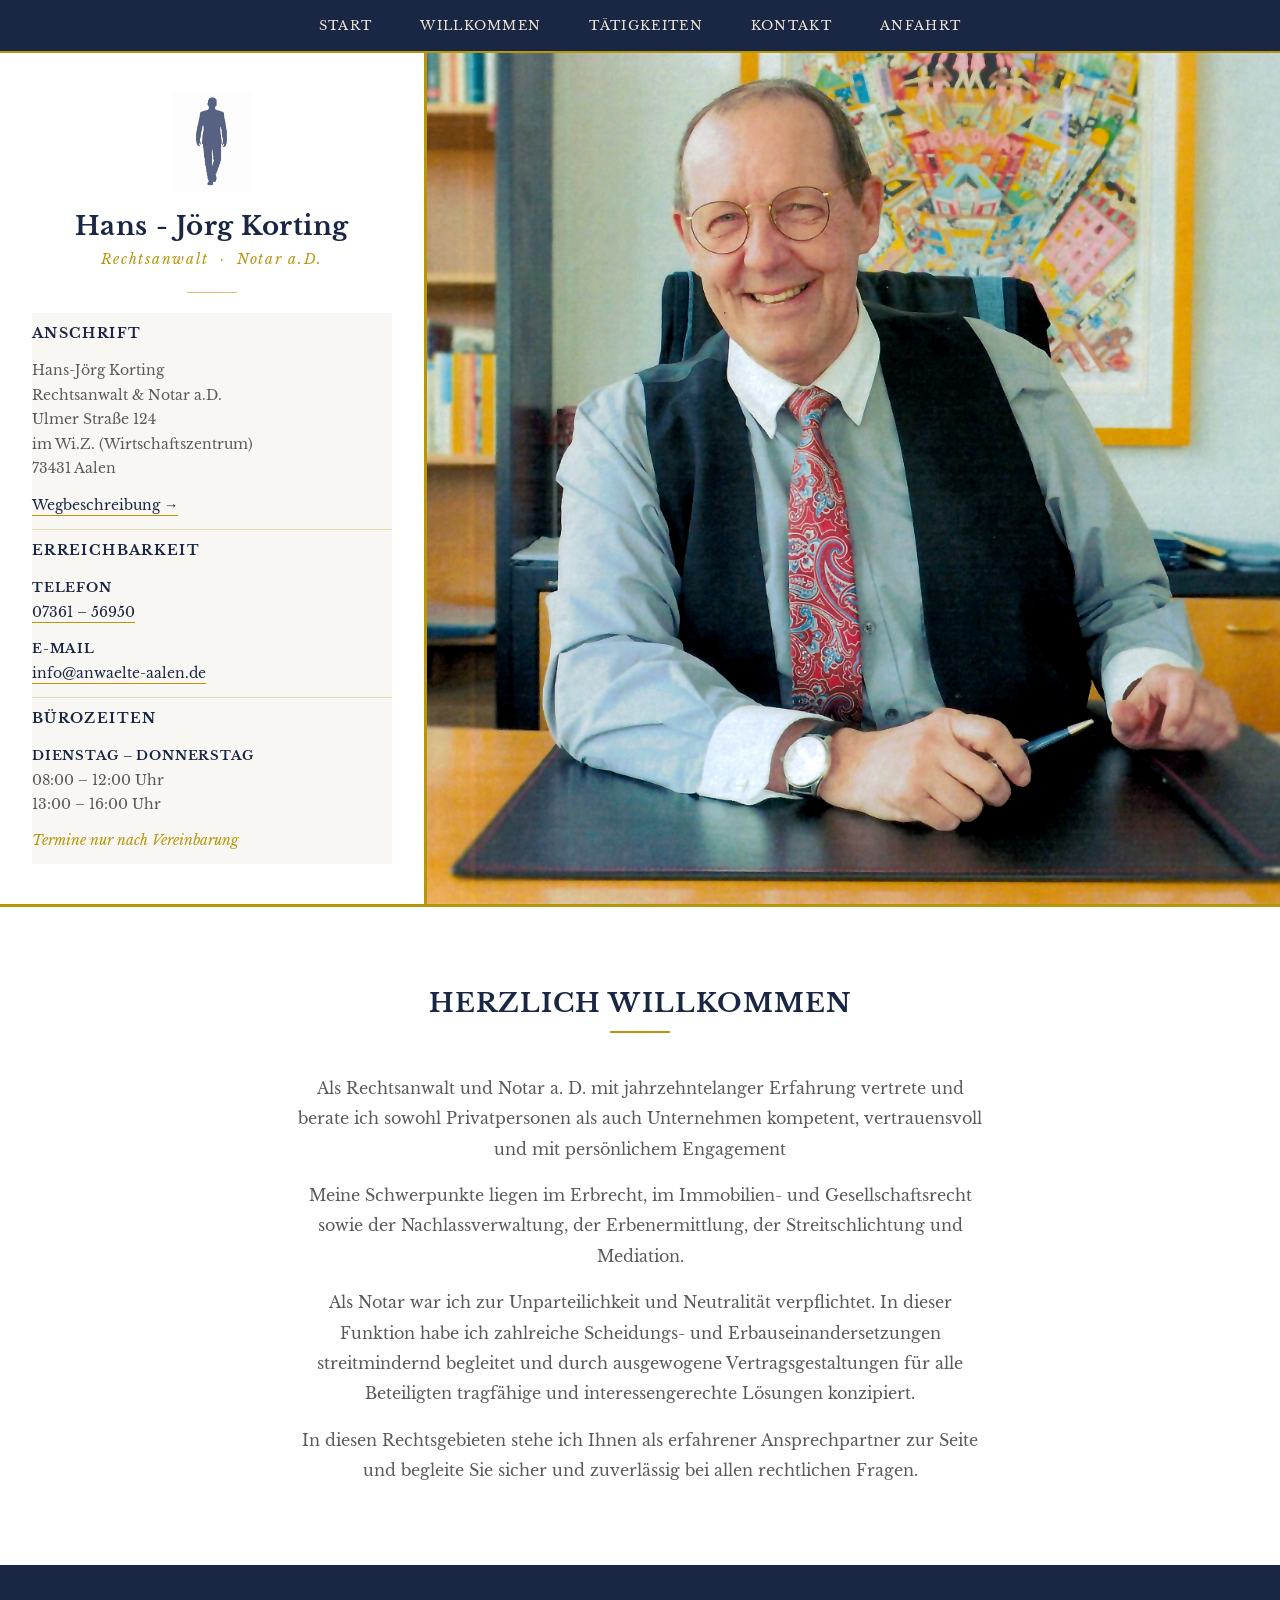
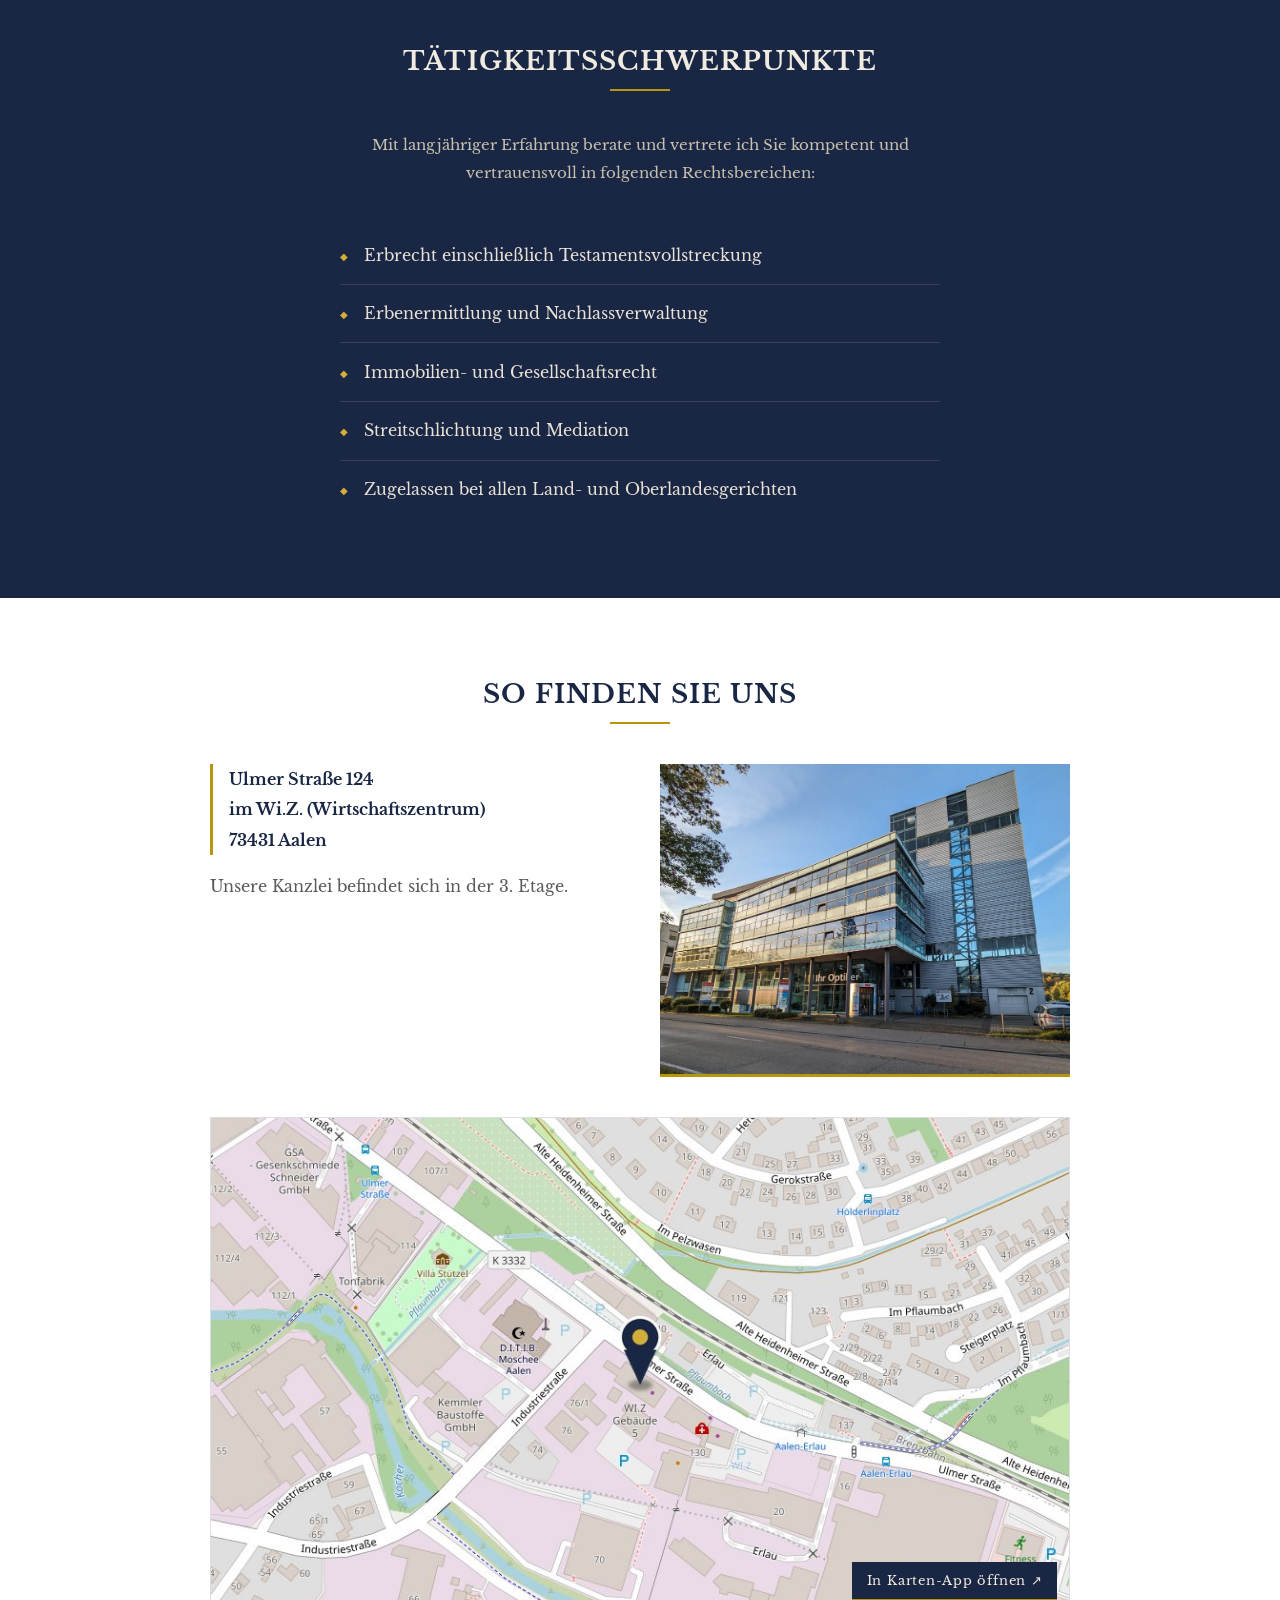
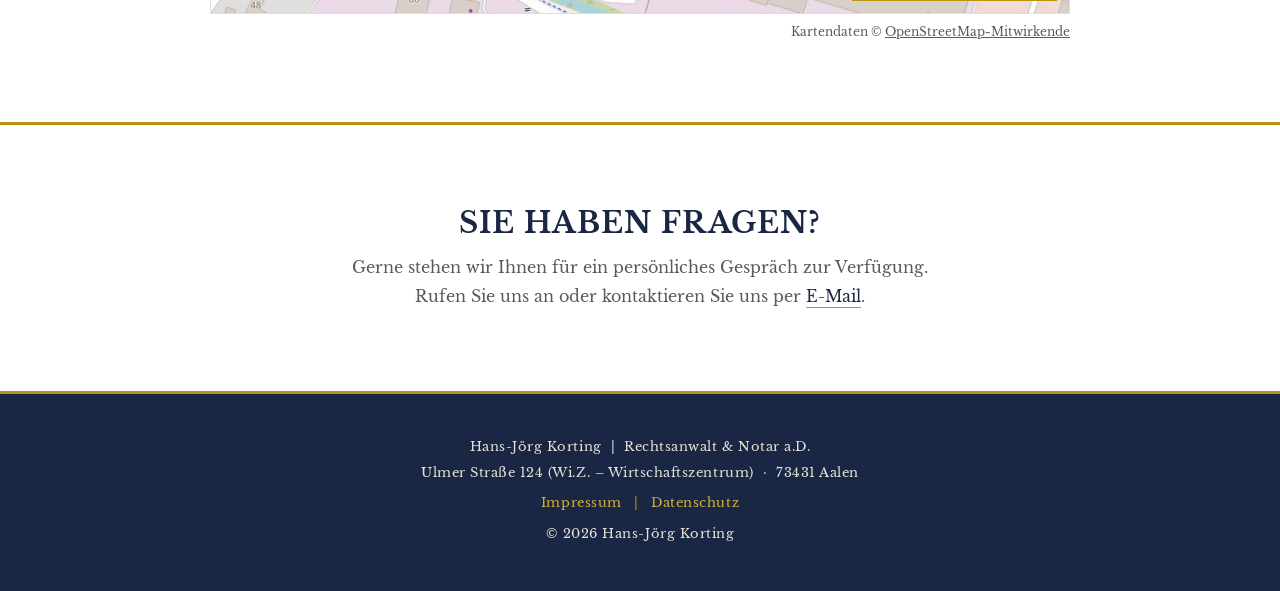
<file: index.html>
<!DOCTYPE html>
<html lang="de">
<head>
  <meta charset="UTF-8">
  <meta name="viewport" content="width=device-width, initial-scale=1.0">
  <title>Hans-Jörg Korting – Rechtsanwalt &amp; Notar a.D., Aalen</title>
  <meta name="description" content="Kanzlei Hans-Jörg Korting, Rechtsanwalt und Notar a.D. in Aalen. Tätigkeitsschwerpunkte: Erbrecht, Erbenermittlung, Mediation, Immobilien- und Gesellschaftsrecht.">
  <meta name="robots" content="index, follow">
  <!-- Open Graph / WhatsApp / Social Media Vorschau -->
  <meta property="og:type" content="website">
  <meta property="og:url" content="https://www.anwaelte-aalen.de/">
  <meta property="og:title" content="Hans-Jörg Korting – Rechtsanwalt &amp; Notar a.D., Aalen">
  <meta property="og:description" content="Kanzlei Hans-Jörg Korting in Aalen. Tätigkeitsschwerpunkte: Erbrecht, Erbenermittlung, Mediation, Immobilien- und Gesellschaftsrecht.">
  <meta property="og:image" content="https://www.anwaelte-aalen.de/images/logo.png">
  <meta property="og:image:width" content="1200">
  <meta property="og:image:height" content="630">
  <meta property="og:locale" content="de_DE">
  <link rel="icon" type="image/png" href="images/logo.png">
  <link rel="stylesheet" href="styles.css">
</head>
<body>

  <!-- =====================================================
       NAVIGATION
  ====================================================== -->
  <nav aria-label="Hauptnavigation">
    <div class="nav-inner">
      <a href="#hero">Start</a>
      <a href="#willkommen">Willkommen</a>
      <a href="#taetigkeiten">Tätigkeiten</a>
      <a href="#kontakt">Kontakt</a>
      <a href="#anfahrt">Anfahrt</a>
    </div>
  </nav>

  <!-- =====================================================
       HERO + PORTRAIT (Grid-Layout)
  ====================================================== -->
  <header id="hero" role="banner">
    <div class="intro-grid">

      <!-- Linke Spalte: Logo, Name, Kontakt-Kästchen -->
      <div class="intro-left">
        <img
          src="images/logo.png"
          alt="Kanzlei Hans-Jörg Korting Logo"
          class="hero-logo"
        >
        <h1 class="hero-name">Hans&nbsp;-&nbsp;Jörg Korting</h1>
        <p class="hero-title">Rechtsanwalt &nbsp;&middot;&nbsp; Notar a.D.</p>
        <span class="hero-divider" aria-hidden="true"></span>

        <div class="intro-cards" id="kontakt">
          <div class="kontakt-card">
            <h3>Anschrift</h3>
            <p>
              Hans-Jörg Korting<br>
              Rechtsanwalt &amp; Notar a.D.<br>
              Ulmer Straße 124<br>
              im Wi.Z. (Wirtschaftszentrum)<br>
              73431 Aalen
            </p>
            <p>
              <a href="#anfahrt">Wegbeschreibung &rarr;</a>
            </p>
          </div>
          <div class="kontakt-card">
            <h3>Erreichbarkeit</h3>
            <p>
              <span class="kontakt-label">Telefon</span><br>
              <a href="tel:+4973615695">07361 &ndash; 56950</a>
            </p>
            <p>
              <span class="kontakt-label">E-Mail</span><br>
              <a href="mailto:info@anwaelte-aalen.de">info@anwaelte-aalen.de</a>
            </p>
          </div>
          <div class="kontakt-card">
            <h3>Bürozeiten</h3>
            <p>
              <span class="kontakt-label">Dienstag &ndash; Donnerstag</span><br>
              08:00 &ndash; 12:00 Uhr<br>
              13:00 &ndash; 16:00 Uhr
            </p>
            <p class="kontakt-hinweis">Termine nur nach Vereinbarung</p>
          </div>
        </div>
      </div>

      <!-- Rechte Spalte: Portrait -->
      <div class="intro-right">
        <img
          src="images/portrait.jpg"
          alt="Hans-Jörg Korting, Rechtsanwalt und Notar a.D."
          class="portrait-img"
        >
      </div>

    </div>
  </header>



  <!-- =====================================================
       WILLKOMMEN
  ====================================================== -->
  <section id="willkommen" aria-labelledby="willkommen-heading">
    <div class="section-inner willkommen-inner">
      <h2 id="willkommen-heading" class="section-title">Herzlich Willkommen</h2>
      <p>
        Als Rechtsanwalt und Notar a. D. mit jahrzehntelanger Erfahrung vertrete und
        berate ich sowohl Privatpersonen als auch Unternehmen kompetent,
        vertrauensvoll und mit persönlichem Engagement
      </p>
      <p>
        Meine Schwerpunkte liegen im Erbrecht, im Immobilien- und Gesellschaftsrecht
        sowie der Nachlassverwaltung, der Erbenermittlung, der Streitschlichtung und
        Mediation.
      </p>
      <p>
        Als Notar war ich zur Unparteilichkeit und Neutralität verpflichtet. In dieser
        Funktion habe ich zahlreiche Scheidungs- und Erbauseinandersetzungen
        streitmindernd begleitet und durch ausgewogene Vertragsgestaltungen für alle
        Beteiligten tragfähige und interessengerechte Lösungen konzipiert.
      </p>
      <p>
        In diesen Rechtsgebieten stehe ich Ihnen als erfahrener Ansprechpartner zur
        Seite und begleite Sie sicher und zuverlässig bei allen rechtlichen Fragen.
      </p>
    </div>
  </section>

  <!-- =====================================================
       TÄTIGKEITSSCHWERPUNKTE
  ====================================================== -->
  <section id="taetigkeiten" aria-labelledby="taetigkeiten-heading">
    <div class="section-inner">
      <h2 id="taetigkeiten-heading" class="section-title">Tätigkeits&shy;schwerpunkte</h2>
      <p class="intro-text">
        Mit langjähriger Erfahrung berate und vertrete ich Sie kompetent und
        vertrauensvoll in folgenden Rechtsbereichen:
      </p>
      <ul class="taetigkeiten-liste">
        <li>Erbrecht einschließlich Testamentsvollstreckung</li>
        <li>Erbenermittlung und Nachlassverwaltung</li>
        <li>Immobilien- und Gesellschaftsrecht</li>
        <li>Streitschlichtung und Mediation</li>
        <li>Zugelassen bei allen Land- und Oberlandesgerichten</li>
      </ul>
    </div>
  </section>

  <!-- =====================================================
       ANFAHRT
  ====================================================== -->
  <section id="anfahrt" aria-labelledby="anfahrt-heading">
    <div class="section-inner">
      <h2 id="anfahrt-heading" class="section-title">So finden Sie uns</h2>
      <div class="anfahrt-grid">
        <div class="anfahrt-text">
          <p class="anfahrt-adresse">
            Ulmer Straße 124<br>
            im Wi.Z. (Wirtschaftszentrum)<br>
            73431 Aalen
          </p>
          <p>
            Unsere Kanzlei befindet sich in der 3. Etage.
          </p>
        </div>
        <figure class="anfahrt-foto">
          <img
            src="images/wiz-gebaeude.jpg"
            alt="Bürogebäude Ulmer Straße 124 in Aalen"
            width="1000" height="755" loading="lazy"
          >
        </figure>
      </div>

      <!-- Statische Karte (lokal gespeichert, keine externen Anfragen beim Seitenaufruf).
           Ein Klick öffnet die Karten-App, siehe Script unten. -->
      <figure class="anfahrt-karte">
        <a
          id="karte-link"
          href="https://www.openstreetmap.org/?mlat=48.82973&amp;mlon=10.10887#map=18/48.82973/10.10887"
          target="_blank" rel="noopener"
        >
          <img
            src="images/karte-anfahrt.jpg"
            alt="Kartenausschnitt mit Markierung: Ulmer Straße 124, Aalen"
            width="900" height="520" loading="lazy"
          >
          <span class="karte-hinweis">In Karten-App öffnen &#8599;</span>
        </a>
        <figcaption>
          Kartendaten &copy;
          <a href="https://www.openstreetmap.org/copyright" target="_blank" rel="noopener">OpenStreetMap-Mitwirkende</a>
        </figcaption>
      </figure>
    </div>
  </section>

  <!-- =====================================================
       CTA
  ====================================================== -->
  <section id="cta" aria-labelledby="cta-heading">
    <div class="section-inner cta-inner">
      <h2 id="cta-heading">Sie haben Fragen?</h2>
      <p>
        Gerne stehen wir Ihnen für ein persönliches Gespräch zur Verfügung.<br>
        Rufen Sie uns an oder kontaktieren Sie uns per
        <a href="mailto:info@anwaelte-aalen.de">E-Mail</a>.
      </p>
    </div>
  </section>

  <!-- =====================================================
       FOOTER
  ====================================================== -->
  <footer>
    <p>
      Hans-Jörg Korting &nbsp;|&nbsp; Rechtsanwalt &amp; Notar a.D.<br>
      Ulmer Straße 124 (Wi.Z. – Wirtschaftszentrum)&nbsp;&nbsp;·&nbsp;&nbsp;73431 Aalen
    </p>
    <p>
      <a href="impressum.html">Impressum</a>
      <span class="footer-sep">|</span>
      <a href="datenschutz.html">Datenschutz</a>
    </p>
    <p>&copy; <span id="year">2026</span> Hans-Jörg Korting</p>
  </footer>

  <script>
    // Karte: auf Smartphones die passende Karten-App öffnen, sonst openstreetmap.org
    (function () {
      var link = document.getElementById('karte-link');
      var ua = navigator.userAgent;
      var lat = '48.82973', lon = '10.10887';
      var name = encodeURIComponent('Kanzlei Korting, Ulmer Straße 124, 73431 Aalen');
      if (/iPhone|iPad|iPod|Macintosh/.test(ua) && 'ontouchend' in document) {
        link.href = 'https://maps.apple.com/?ll=' + lat + ',' + lon + '&q=' + name;
      } else if (/Android/.test(ua)) {
        link.href = 'geo:' + lat + ',' + lon + '?q=' + lat + ',' + lon + '(' + name + ')';
        link.removeAttribute('target');
      }
    })();
  </script>

</body>
</html>
</file>
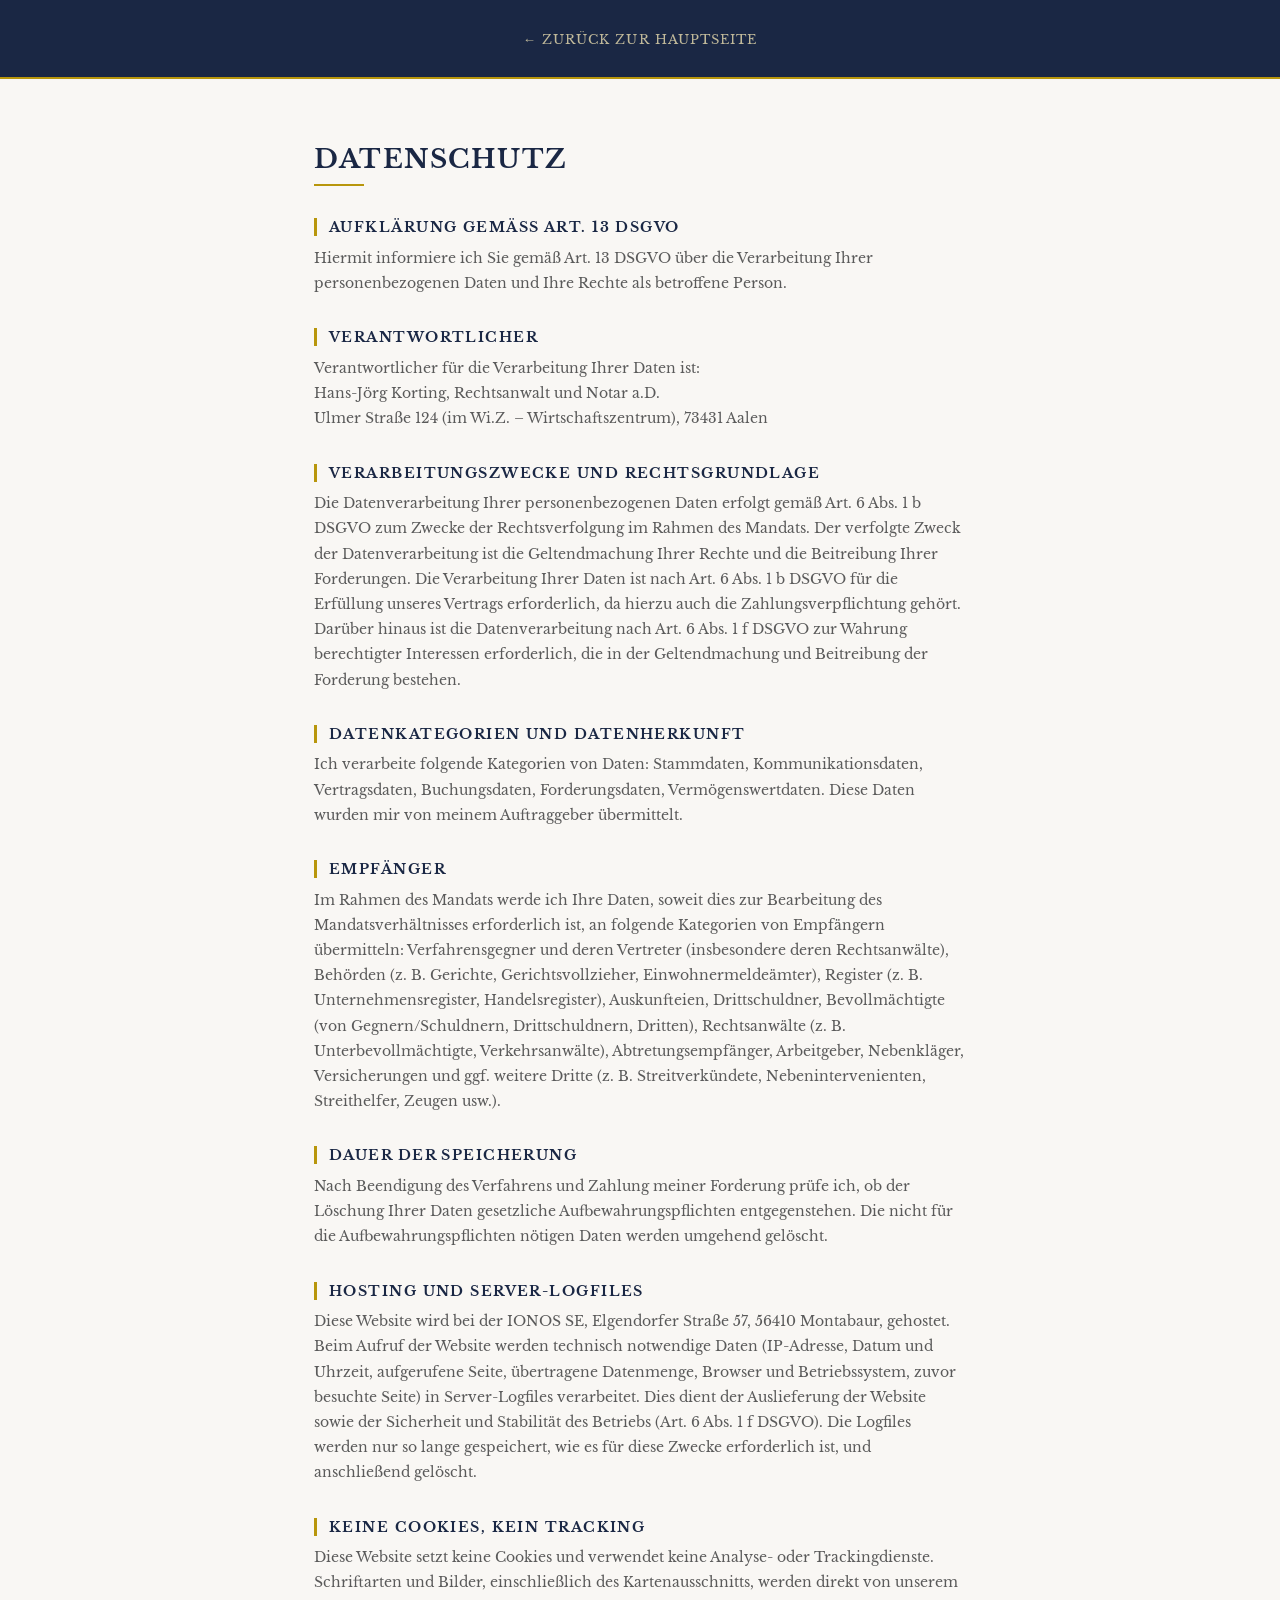
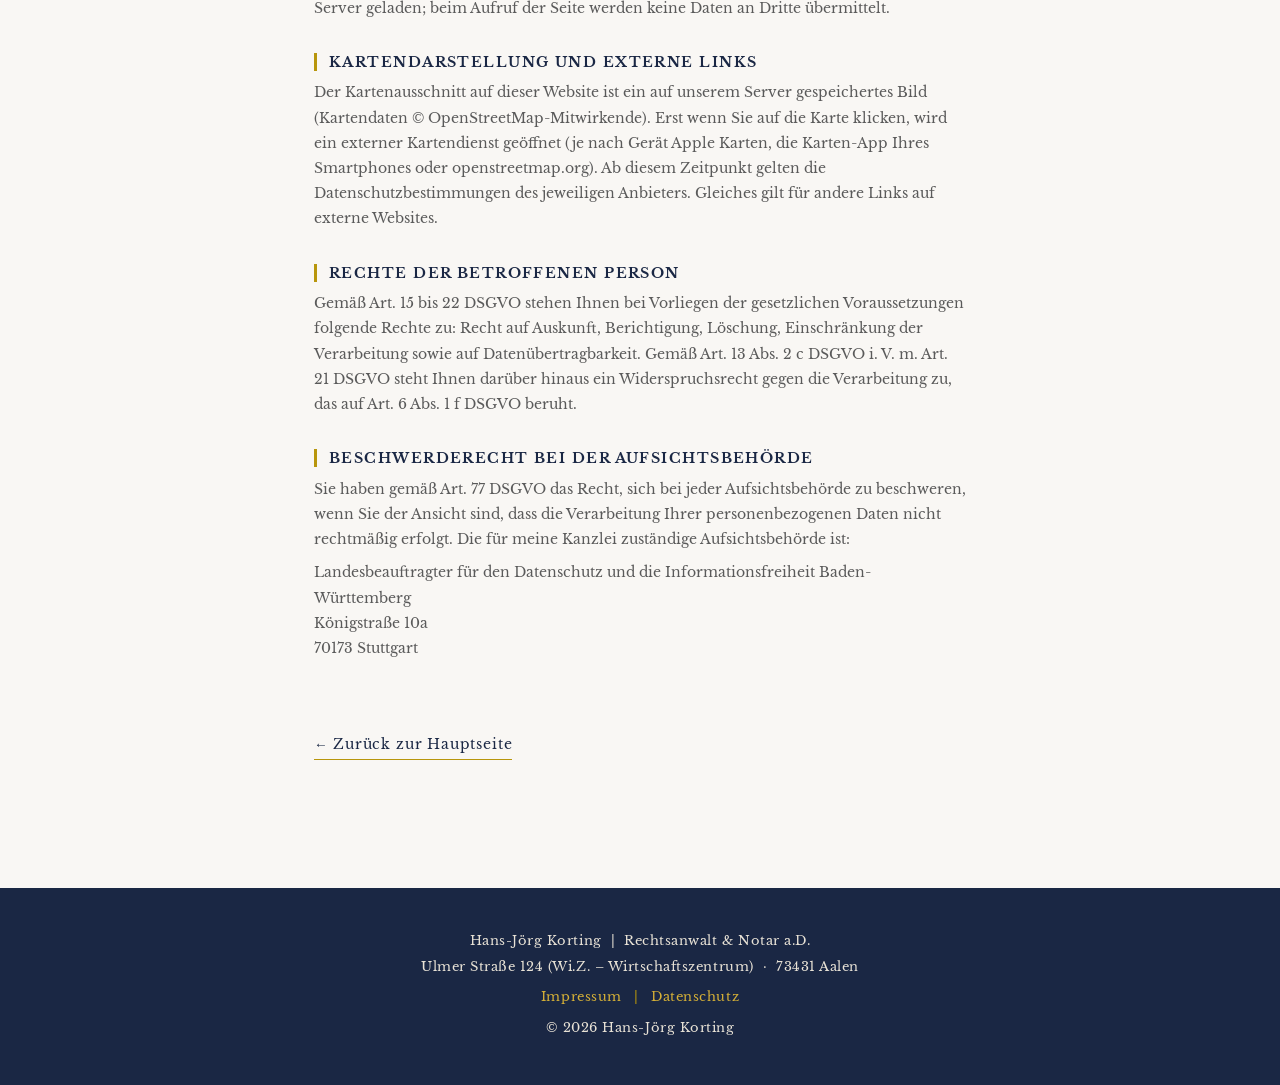
<file: datenschutz.html>
<!doctype html>
<html lang="de">
  <head>
    <meta charset="UTF-8" />
    <meta name="viewport" content="width=device-width, initial-scale=1.0" />
    <title>Datenschutz – Kanzlei Hans-Jörg Korting</title>
    <meta name="robots" content="noindex, follow" />
    <link rel="icon" type="image/png" href="images/logo.png">
    <link rel="stylesheet" href="styles.css" />
    <style>
      .datenschutz-page {
        max-width: 700px;
        margin: 4rem auto;
        padding: 0 1.5rem 4rem;
      }

      .datenschutz-page h1 {
        font-size: 1.6rem;
        text-transform: uppercase;
        letter-spacing: 0.06em;
        margin-bottom: 0.5rem;
      }

      .datenschutz-page h1::after {
        content: "";
        display: block;
        width: 50px;
        height: 2px;
        background: var(--color-gold);
        margin-top: 0.6rem;
      }

      .datenschutz-page .datenschutz-block {
        margin-top: 2rem;
      }

      .datenschutz-page .datenschutz-block h2 {
        font-size: 0.9rem;
        text-transform: uppercase;
        letter-spacing: 0.1em;
        color: var(--color-primary);
        border-left: 3px solid var(--color-gold);
        padding-left: 0.75rem;
        margin-bottom: 0.6rem;
      }

      .datenschutz-page .datenschutz-block p {
        font-size: 0.9rem;
        color: var(--color-text-muted);
        line-height: 1.75;
        margin-bottom: 0.5rem;
      }

      .datenschutz-page .datenschutz-block a {
        color: var(--color-primary);
      }

      .back-link {
        display: inline-block;
        margin-top: 2.5rem;
        color: var(--color-primary);
        text-decoration: none;
        font-size: 0.85rem;
        letter-spacing: 0.06em;
        border-bottom: 1px solid var(--color-gold);
        padding-bottom: 1px;
        transition: color 0.2s;
      }

      .back-link:hover {
        color: var(--color-gold);
      }

      .datenschutz-header {
        background-color: var(--color-primary);
        padding: 1.5rem;
        text-align: center;
        border-bottom: 2px solid var(--color-gold);
      }

      .datenschutz-header a {
        color: #c0b99a;
        text-decoration: none;
        font-size: 0.82rem;
        letter-spacing: 0.08em;
        text-transform: uppercase;
      }

      .datenschutz-header a:hover {
        color: var(--color-gold-light);
      }
    </style>
  </head>
  <body>
    <div class="datenschutz-header">
      <a href="index.html">&larr; Zur&uuml;ck zur Hauptseite</a>
    </div>

    <main class="datenschutz-page">
      <h1>Datenschutz</h1>

      <div class="datenschutz-block">
        <h2>Aufklärung gemäß Art. 13 DSGVO</h2>
        <p>
          Hiermit informiere ich Sie gemäß Art. 13 DSGVO über die Verarbeitung
          Ihrer personenbezogenen Daten und Ihre Rechte als betroffene Person.
        </p>
      </div>

      <div class="datenschutz-block">
        <h2>Verantwortlicher</h2>
        <p>
          Verantwortlicher für die Verarbeitung Ihrer Daten ist:<br />
          Hans-Jörg Korting, Rechtsanwalt und Notar a.D.<br />
          Ulmer Straße 124 (im Wi.Z. – Wirtschaftszentrum), 73431 Aalen
        </p>
      </div>

      <div class="datenschutz-block">
        <h2>Verarbeitungszwecke und Rechtsgrundlage</h2>
        <p>
          Die Datenverarbeitung Ihrer personenbezogenen Daten erfolgt gemäß Art.
          6 Abs. 1 b DSGVO zum Zwecke der Rechtsverfolgung im Rahmen des
          Mandats. Der verfolgte Zweck der Datenverarbeitung ist die
          Geltendmachung Ihrer Rechte und die Beitreibung Ihrer Forderungen. Die
          Verarbeitung Ihrer Daten ist nach Art. 6 Abs. 1 b DSGVO für die
          Erfüllung unseres Vertrags erforderlich, da hierzu auch die
          Zahlungsverpflichtung gehört. Darüber hinaus ist die Datenverarbeitung
          nach Art. 6 Abs. 1 f DSGVO zur Wahrung berechtigter Interessen
          erforderlich, die in der Geltendmachung und Beitreibung der Forderung
          bestehen.
        </p>
      </div>

      <div class="datenschutz-block">
        <h2>Datenkategorien und Datenherkunft</h2>
        <p>
          Ich verarbeite folgende Kategorien von Daten: Stammdaten,
          Kommunikationsdaten, Vertragsdaten, Buchungsdaten, Forderungsdaten,
          Vermögenswertdaten. Diese Daten wurden mir von meinem Auftraggeber
          übermittelt.
        </p>
      </div>

      <div class="datenschutz-block">
        <h2>Empfänger</h2>
        <p>
          Im Rahmen des Mandats werde ich Ihre Daten, soweit dies zur
          Bearbeitung des Mandatsverhältnisses erforderlich ist, an folgende
          Kategorien von Empfängern übermitteln: Verfahrensgegner und deren
          Vertreter (insbesondere deren Rechtsanwälte), Behörden (z. B.
          Gerichte, Gerichtsvollzieher, Einwohnermeldeämter), Register (z. B.
          Unternehmensregister, Handelsregister), Auskunfteien, Drittschuldner,
          Bevollmächtigte (von Gegnern/Schuldnern, Drittschuldnern, Dritten),
          Rechtsanwälte (z. B. Unterbevollmächtigte, Verkehrsanwälte),
          Abtretungsempfänger, Arbeitgeber, Nebenkläger, Versicherungen und ggf.
          weitere Dritte (z. B. Streitverkündete, Nebenintervenienten,
          Streithelfer, Zeugen usw.).
        </p>
      </div>

      <div class="datenschutz-block">
        <h2>Dauer der Speicherung</h2>
        <p>
          Nach Beendigung des Verfahrens und Zahlung meiner Forderung prüfe ich,
          ob der Löschung Ihrer Daten gesetzliche Aufbewahrungspflichten
          entgegenstehen. Die nicht für die Aufbewahrungspflichten nötigen Daten
          werden umgehend gelöscht.
        </p>
      </div>

      <div class="datenschutz-block">
        <h2>Hosting und Server-Logfiles</h2>
        <p>
          Diese Website wird bei der IONOS SE, Elgendorfer Straße 57,
          56410 Montabaur, gehostet. Beim Aufruf der Website
          werden technisch notwendige Daten (IP-Adresse, Datum und Uhrzeit,
          aufgerufene Seite, übertragene Datenmenge, Browser und
          Betriebssystem, zuvor besuchte Seite) in Server-Logfiles
          verarbeitet. Dies dient der Auslieferung der Website sowie der
          Sicherheit und Stabilität des Betriebs (Art. 6 Abs. 1 f DSGVO).
          Die Logfiles werden nur so lange gespeichert, wie es für diese
          Zwecke erforderlich ist, und anschließend gelöscht.
        </p>
      </div>

      <div class="datenschutz-block">
        <h2>Keine Cookies, kein Tracking</h2>
        <p>
          Diese Website setzt keine Cookies und verwendet keine Analyse- oder
          Trackingdienste. Schriftarten und Bilder, einschließlich des
          Kartenausschnitts, werden direkt von unserem Server geladen; beim
          Aufruf der Seite werden keine Daten an Dritte übermittelt.
        </p>
      </div>

      <div class="datenschutz-block">
        <h2>Kartendarstellung und externe Links</h2>
        <p>
          Der Kartenausschnitt auf dieser Website ist ein auf unserem Server
          gespeichertes Bild (Kartendaten &copy; OpenStreetMap-Mitwirkende).
          Erst wenn Sie auf die Karte klicken, wird ein externer Kartendienst
          geöffnet (je nach Gerät Apple Karten, die Karten-App Ihres
          Smartphones oder openstreetmap.org). Ab diesem Zeitpunkt gelten die
          Datenschutzbestimmungen des jeweiligen Anbieters. Gleiches gilt für
          andere Links auf externe Websites.
        </p>
      </div>

      <div class="datenschutz-block">
        <h2>Rechte der betroffenen Person</h2>
        <p>
          Gemäß Art. 15 bis 22 DSGVO stehen Ihnen bei Vorliegen der gesetzlichen
          Voraussetzungen folgende Rechte zu: Recht auf Auskunft, Berichtigung,
          Löschung, Einschränkung der Verarbeitung sowie auf
          Datenübertragbarkeit. Gemäß Art. 13 Abs. 2 c DSGVO i. V. m. Art. 21
          DSGVO steht Ihnen darüber hinaus ein Widerspruchsrecht gegen die
          Verarbeitung zu, das auf Art. 6 Abs. 1 f DSGVO beruht.
        </p>
      </div>

      <div class="datenschutz-block">
        <h2>Beschwerderecht bei der Aufsichtsbehörde</h2>
        <p>
          Sie haben gemäß Art. 77 DSGVO das Recht, sich bei jeder
          Aufsichtsbehörde zu beschweren, wenn Sie der Ansicht sind, dass die
          Verarbeitung Ihrer personenbezogenen Daten nicht rechtmäßig erfolgt.
          Die für meine Kanzlei zuständige Aufsichtsbehörde ist:
        </p>
        <p>
          Landesbeauftragter für den Datenschutz und die Informationsfreiheit
          Baden-Württemberg<br />
          Königstraße 10a<br />
          70173 Stuttgart
        </p>
      </div>

      <a href="index.html" class="back-link">&larr; Zurück zur Hauptseite</a>
    </main>

    <footer>
      <p>
        Hans-Jörg Korting &nbsp;|&nbsp; Rechtsanwalt &amp; Notar a.D.<br />
        Ulmer Straße 124 (Wi.Z. – Wirtschaftszentrum)&nbsp;&nbsp;·&nbsp;&nbsp;73431 Aalen
      </p>
      <p>
        <a href="impressum.html">Impressum</a>
        <span class="footer-sep">|</span>
        <a href="datenschutz.html">Datenschutz</a>
      </p>
      <p>&copy; 2026 Hans-Jörg Korting</p>
    </footer>
  </body>
</html>
</file>
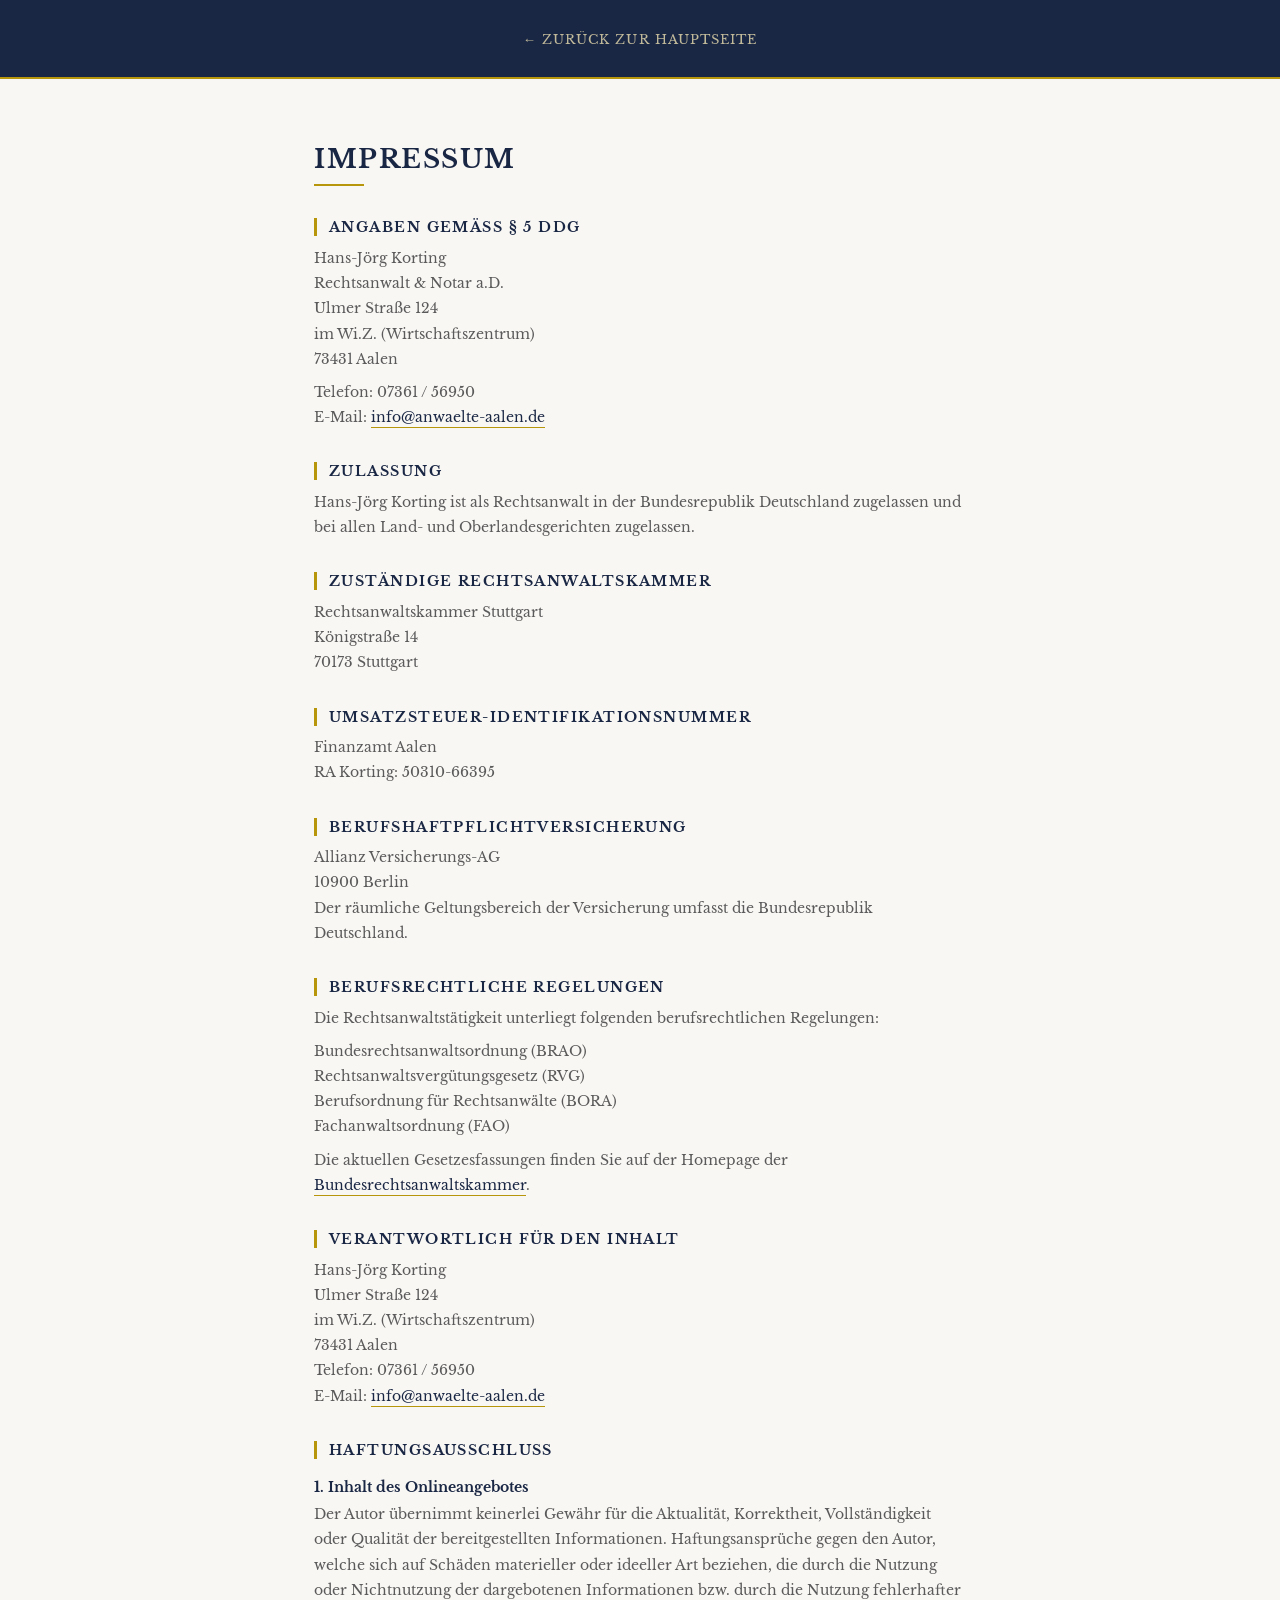
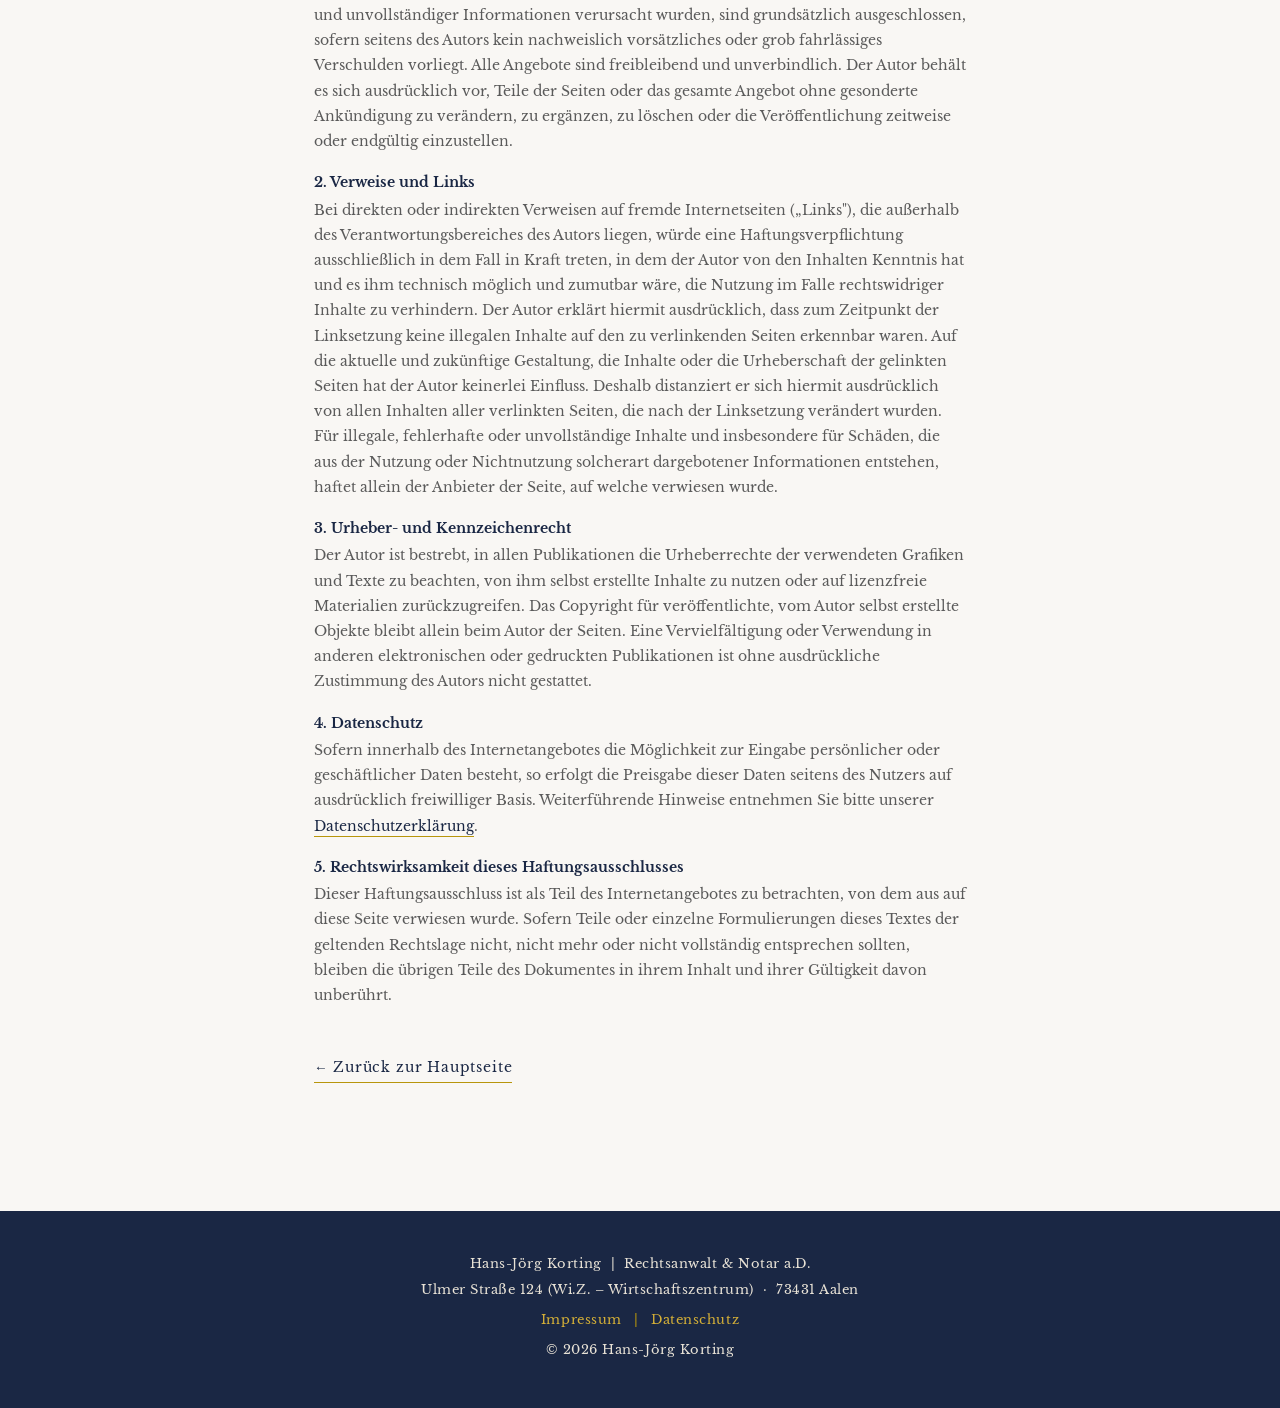
<file: impressum.html>
<!DOCTYPE html>
<html lang="de">
<head>
  <meta charset="UTF-8">
  <meta name="viewport" content="width=device-width, initial-scale=1.0">
  <title>Impressum – Kanzlei Hans-Jörg Korting</title>
  <meta name="robots" content="noindex, follow">
  <link rel="icon" type="image/png" href="images/logo.png">
  <link rel="stylesheet" href="styles.css">
  <style>
    /* Nur für diese Unterseite: kein sticky-nav nötig, einfache Seite */
    .impressum-page {
      max-width: 700px;
      margin: 4rem auto;
      padding: 0 1.5rem 4rem;
    }

    .impressum-page h1 {
      font-size: 1.6rem;
      text-transform: uppercase;
      letter-spacing: 0.06em;
      margin-bottom: 0.5rem;
    }

    .impressum-page h1::after {
      content: '';
      display: block;
      width: 50px;
      height: 2px;
      background: var(--color-gold);
      margin-top: 0.6rem;
    }

    .impressum-block {
      margin-top: 2rem;
    }

    .impressum-block h2 {
      font-size: 0.9rem;
      text-transform: uppercase;
      letter-spacing: 0.1em;
      color: var(--color-primary);
      border-left: 3px solid var(--color-gold);
      padding-left: 0.75rem;
      margin-bottom: 0.6rem;
    }

    .impressum-block p {
      font-size: 0.9rem;
      color: var(--color-text-muted);
      line-height: 1.75;
      margin-bottom: 0.5rem;
    }

    .impressum-block h3 {
      font-size: 0.85rem;
      color: var(--color-primary);
      margin: 1.25rem 0 0.4rem;
      font-weight: 700;
    }

    .impressum-block a {
      color: var(--color-primary);
      border-bottom: 1px solid var(--color-gold);
      text-decoration: none;
      padding-bottom: 1px;
    }

    .impressum-block a:hover {
      color: var(--color-gold);
    }

    .back-link {
      display: inline-block;
      margin-top: 2.5rem;
      color: var(--color-primary);
      text-decoration: none;
      font-size: 0.85rem;
      letter-spacing: 0.06em;
      border-bottom: 1px solid var(--color-gold);
      padding-bottom: 1px;
      transition: color 0.2s;
    }

    .back-link:hover {
      color: var(--color-gold);
    }

    .impressum-header {
      background-color: var(--color-primary);
      padding: 1.5rem;
      text-align: center;
      border-bottom: 2px solid var(--color-gold);
    }

    .impressum-header a {
      color: #c0b99a;
      text-decoration: none;
      font-size: 0.82rem;
      letter-spacing: 0.08em;
      text-transform: uppercase;
    }

    .impressum-header a:hover {
      color: var(--color-gold-light);
    }
  </style>
</head>
<body>

  <div class="impressum-header">
    <a href="index.html">&larr; Zur&uuml;ck zur Hauptseite</a>
  </div>

  <main class="impressum-page">

    <h1>Impressum</h1>

    <div class="impressum-block">
      <h2>Angaben gemäß § 5 DDG</h2>
      <p>
        Hans-Jörg Korting<br>
        Rechtsanwalt &amp; Notar a.D.<br>
        Ulmer Straße 124<br>
        im Wi.Z. (Wirtschaftszentrum)<br>
        73431 Aalen
      </p>
      <p>
        Telefon: 07361 / 56950<br>
        E-Mail: <a href="mailto:info@anwaelte-aalen.de">info@anwaelte-aalen.de</a>
      </p>
    </div>

    <div class="impressum-block">
      <h2>Zulassung</h2>
      <p>
        Hans-Jörg Korting ist als Rechtsanwalt in der Bundesrepublik Deutschland
        zugelassen und bei allen Land- und Oberlandesgerichten zugelassen.
      </p>
    </div>

    <div class="impressum-block">
      <h2>Zuständige Rechtsanwaltskammer</h2>
      <p>
        Rechtsanwaltskammer Stuttgart<br>
        Königstraße 14<br>
        70173 Stuttgart
      </p>
    </div>

    <div class="impressum-block">
      <h2>Umsatzsteuer-Identifikationsnummer</h2>
      <p>
        Finanzamt Aalen<br>
        RA Korting: 50310-66395
      </p>
    </div>

    <div class="impressum-block">
      <h2>Berufshaftpflichtversicherung</h2>
      <p>
        Allianz Versicherungs-AG<br>
        10900 Berlin<br>
        Der räumliche Geltungsbereich der Versicherung umfasst die
        Bundesrepublik Deutschland.
      </p>
    </div>

    <div class="impressum-block">
      <h2>Berufsrechtliche Regelungen</h2>
      <p>
        Die Rechtsanwaltstätigkeit unterliegt folgenden berufsrechtlichen Regelungen:
      </p>
      <p>
        Bundesrechtsanwaltsordnung (BRAO)<br>
        Rechtsanwaltsvergütungsgesetz (RVG)<br>
        Berufsordnung für Rechtsanwälte (BORA)<br>
        Fachanwaltsordnung (FAO)
      </p>
      <p>
        Die aktuellen Gesetzesfassungen finden Sie auf der Homepage der
        <a href="https://www.brak.de" target="_blank" rel="noopener">Bundesrechtsanwaltskammer</a>.
      </p>
    </div>

    <div class="impressum-block">
      <h2>Verantwortlich für den Inhalt</h2>
      <p>
        Hans-Jörg Korting<br>
        Ulmer Straße 124<br>
        im Wi.Z. (Wirtschaftszentrum)<br>
        73431 Aalen<br>
        Telefon: 07361 / 56950<br>
        E-Mail: <a href="mailto:info@anwaelte-aalen.de">info@anwaelte-aalen.de</a>
      </p>
    </div>

    <div class="impressum-block">
      <h2>Haftungsausschluss</h2>

      <h3>1. Inhalt des Onlineangebotes</h3>
      <p>
        Der Autor übernimmt keinerlei Gewähr für die Aktualität, Korrektheit,
        Vollständigkeit oder Qualität der bereitgestellten Informationen.
        Haftungsansprüche gegen den Autor, welche sich auf Schäden materieller
        oder ideeller Art beziehen, die durch die Nutzung oder Nichtnutzung
        der dargebotenen Informationen bzw. durch die Nutzung fehlerhafter und
        unvollständiger Informationen verursacht wurden, sind grundsätzlich
        ausgeschlossen, sofern seitens des Autors kein nachweislich vorsätzliches
        oder grob fahrlässiges Verschulden vorliegt. Alle Angebote sind
        freibleibend und unverbindlich. Der Autor behält es sich ausdrücklich
        vor, Teile der Seiten oder das gesamte Angebot ohne gesonderte
        Ankündigung zu verändern, zu ergänzen, zu löschen oder die
        Veröffentlichung zeitweise oder endgültig einzustellen.
      </p>

      <h3>2. Verweise und Links</h3>
      <p>
        Bei direkten oder indirekten Verweisen auf fremde Internetseiten
        („Links"), die außerhalb des Verantwortungsbereiches des Autors liegen,
        würde eine Haftungsverpflichtung ausschließlich in dem Fall in Kraft
        treten, in dem der Autor von den Inhalten Kenntnis hat und es ihm
        technisch möglich und zumutbar wäre, die Nutzung im Falle rechtswidriger
        Inhalte zu verhindern. Der Autor erklärt hiermit ausdrücklich, dass zum
        Zeitpunkt der Linksetzung keine illegalen Inhalte auf den zu verlinkenden
        Seiten erkennbar waren. Auf die aktuelle und zukünftige Gestaltung, die
        Inhalte oder die Urheberschaft der gelinkten Seiten hat der Autor
        keinerlei Einfluss. Deshalb distanziert er sich hiermit ausdrücklich von
        allen Inhalten aller verlinkten Seiten, die nach der Linksetzung verändert
        wurden. Für illegale, fehlerhafte oder unvollständige Inhalte und
        insbesondere für Schäden, die aus der Nutzung oder Nichtnutzung solcherart
        dargebotener Informationen entstehen, haftet allein der Anbieter der Seite,
        auf welche verwiesen wurde.
      </p>

      <h3>3. Urheber- und Kennzeichenrecht</h3>
      <p>
        Der Autor ist bestrebt, in allen Publikationen die Urheberrechte der
        verwendeten Grafiken und Texte zu beachten, von ihm selbst erstellte
        Inhalte zu nutzen oder auf lizenzfreie Materialien zurückzugreifen.
        Das Copyright für veröffentlichte, vom Autor selbst erstellte Objekte
        bleibt allein beim Autor der Seiten. Eine Vervielfältigung oder Verwendung
        in anderen elektronischen oder gedruckten Publikationen ist ohne
        ausdrückliche Zustimmung des Autors nicht gestattet.
      </p>

      <h3>4. Datenschutz</h3>
      <p>
        Sofern innerhalb des Internetangebotes die Möglichkeit zur Eingabe
        persönlicher oder geschäftlicher Daten besteht, so erfolgt die Preisgabe
        dieser Daten seitens des Nutzers auf ausdrücklich freiwilliger Basis.
        Weiterführende Hinweise entnehmen Sie bitte unserer
        <a href="datenschutz.html">Datenschutzerklärung</a>.
      </p>

      <h3>5. Rechtswirksamkeit dieses Haftungsausschlusses</h3>
      <p>
        Dieser Haftungsausschluss ist als Teil des Internetangebotes zu
        betrachten, von dem aus auf diese Seite verwiesen wurde. Sofern Teile
        oder einzelne Formulierungen dieses Textes der geltenden Rechtslage
        nicht, nicht mehr oder nicht vollständig entsprechen sollten, bleiben
        die übrigen Teile des Dokumentes in ihrem Inhalt und ihrer Gültigkeit
        davon unberührt.
      </p>
    </div>

    <a href="index.html" class="back-link">&larr; Zurück zur Hauptseite</a>

  </main>

  <footer>
    <p>
      Hans-Jörg Korting &nbsp;|&nbsp; Rechtsanwalt &amp; Notar a.D.<br>
      Ulmer Straße 124 (Wi.Z. – Wirtschaftszentrum)&nbsp;&nbsp;·&nbsp;&nbsp;73431 Aalen
    </p>
    <p>
      <a href="impressum.html">Impressum</a>
      <span class="footer-sep">|</span>
      <a href="datenschutz.html">Datenschutz</a>
    </p>
    <p>&copy; 2026 Hans-Jörg Korting</p>
  </footer>

</body>
</html>
</file>
<file: styles.css>
/* ============================================================
   Kanzlei Hans-Jörg Korting – Stylesheet
   Farbschema: Dunkelblau (#1a2744) + Gold (#b8960c)
   ============================================================ */

/* --- Schrift (lokal gehostet, keine Verbindung zu Google) -- */
@font-face {
  font-family: 'Libre Baskerville';
  font-style: normal;
  font-weight: 400;
  font-display: swap;
  src: url('fonts/libre-baskerville-latin-400-normal.woff2') format('woff2');
}

@font-face {
  font-family: 'Libre Baskerville';
  font-style: italic;
  font-weight: 400;
  font-display: swap;
  src: url('fonts/libre-baskerville-latin-400-italic.woff2') format('woff2');
}

@font-face {
  font-family: 'Libre Baskerville';
  font-style: normal;
  font-weight: 700;
  font-display: swap;
  src: url('fonts/libre-baskerville-latin-700-normal.woff2') format('woff2');
}

/* --- Variablen -------------------------------------------- */
:root {
  --color-primary:  #1a2744;
  --color-gold:     #b8960c;
  --color-gold-light: #d4af37;
  --color-bg:       #f9f7f4;
  --color-bg-alt:   #ffffff;
  --color-text:     #2c2c2c;
  --color-text-muted: #5a5a5a;
  --max-width:      860px;
  --section-padding: 5rem 1.5rem;
}

/* --- Reset ------------------------------------------------- */
*, *::before, *::after {
  box-sizing: border-box;
  margin: 0;
  padding: 0;
}

html {
  scroll-behavior: smooth;
}

body {
  font-family: 'Libre Baskerville', Georgia, serif;
  background-color: var(--color-bg);
  color: var(--color-text);
  font-size: 1rem;
  line-height: 1.8;
}

/* --- Typographie ------------------------------------------- */
h1, h2, h3 {
  font-family: 'Libre Baskerville', Georgia, serif;
  color: var(--color-primary);
  line-height: 1.25;
}

h2 {
  font-size: 1.6rem;
  margin-bottom: 0.5rem;
  letter-spacing: 0.04em;
  text-transform: uppercase;
}

h3 {
  font-size: 1.1rem;
  color: var(--color-primary);
  margin-bottom: 0.75rem;
}

p {
  margin-bottom: 1rem;
  color: var(--color-text);
}

/* --- Dekorations-Linie nach Überschriften ----------------- */
.section-title {
  text-align: center;
  margin-bottom: 2.5rem;
}

.section-title::after {
  content: '';
  display: block;
  width: 60px;
  height: 2px;
  background: var(--color-gold);
  margin: 0.75rem auto 0;
}

/* --- Navigation ------------------------------------------- */
nav {
  position: sticky;
  top: 0;
  z-index: 100;
  background-color: var(--color-primary);
  border-bottom: 2px solid var(--color-gold);
}

.nav-inner {
  max-width: var(--max-width);
  margin: 0 auto;
  display: flex;
  justify-content: center;
  gap: 0;
}

.nav-inner a {
  display: inline-block;
  padding: 0.85rem 1.5rem;
  color: #e8e0d0;
  text-decoration: none;
  font-size: 0.82rem;
  letter-spacing: 0.1em;
  text-transform: uppercase;
  transition: color 0.2s, background-color 0.2s;
}

.nav-inner a:hover {
  color: var(--color-gold-light);
  background-color: rgba(255, 255, 255, 0.05);
}

/* --- Hero / Intro-Grid ------------------------------------ */
#hero {
  background-color: #ffffff;
  border-bottom: 3px solid var(--color-gold);
  scroll-margin-top: 50px;
}

.intro-grid {
  display: grid;
  grid-template-columns: 1fr 2fr;
  min-height: 520px;
}

/* Linke Spalte */
.intro-left {
  background-color: #ffffff;
  padding: 2.5rem 2rem;
  display: flex;
  flex-direction: column;
  align-items: center;
  text-align: center;
  border-right: 3px solid var(--color-gold);
}

.hero-logo {
  max-width: 80px;
  width: 100%;
  height: auto;
  margin-bottom: 1.25rem;
  display: block;
  margin-left: auto;
  margin-right: auto;
}

.hero-name {
  font-size: 1.6rem;
  color: var(--color-primary);
  letter-spacing: 0.02em;
  margin-bottom: 0.3rem;
  font-weight: 700;
  line-height: 1.2;
}

.hero-title {
  font-size: 0.9rem;
  color: var(--color-gold);
  letter-spacing: 0.12em;
  font-style: italic;
  margin-bottom: 0;
}

.hero-divider {
  display: block;
  width: 50px;
  height: 1px;
  background: var(--color-gold);
  margin: 1.25rem 0;
  opacity: 0.6;
}

/* Kontakt-Info links */
.intro-kontakt {
  width: 100%;
}

.intro-kontakt p {
  font-size: 0.82rem;
  color: var(--color-text-muted);
  line-height: 1.7;
  margin-bottom: 0.6rem;
}

.intro-kontakt p:last-child {
  margin-bottom: 0;
}

.intro-kontakt a {
  color: var(--color-primary);
  text-decoration: none;
  border-bottom: 1px solid var(--color-gold);
  padding-bottom: 1px;
  transition: color 0.2s;
}

.intro-kontakt a:hover {
  color: var(--color-gold);
}

.intro-label {
  font-weight: 700;
  font-size: 0.76rem;
  text-transform: uppercase;
  letter-spacing: 0.06em;
  color: var(--color-primary);
}

.intro-hinweis {
  font-style: italic;
  color: var(--color-gold) !important;
}

/* Rechte Spalte */
.intro-right {
  overflow: hidden;
  position: relative;
}

/* Kontakt-Kästchen in linker Spalte */
.intro-cards {
  width: 100%;
  display: flex;
  flex-direction: column;
  gap: 0;
  scroll-margin-top: 50px;
}

.intro-cards .kontakt-card {
  border-top: none;
  border-bottom: 1px solid rgba(184, 150, 12, 0.3);
  padding: 0.75rem 0;
  text-align: left;
}

.intro-cards .kontakt-card:last-child {
  border-bottom: none;
}

.portrait-img {
  display: block;
  width: 100%;
  height: 100%;
  object-fit: cover;
  object-position: center 8%;
}

/* --- Portrait (alter Block, nicht mehr genutzt) ----------- */
#portrait {
  display: none;
}



/* --- Sektionen allgemein ----------------------------------- */
section {
  padding: var(--section-padding);
  scroll-margin-top: 50px; /* Sticky-Nav-Höhe ausgleichen */
}

/* Portrait-Block ebenfalls korrigieren */
#portrait {
  scroll-margin-top: 50px;
}

.section-inner {
  max-width: var(--max-width);
  margin: 0 auto;
}

/* --- Willkommen ------------------------------------------- */
#willkommen {
  background-color: var(--color-bg-alt);
}

.willkommen-inner {
  max-width: 700px;
  text-align: center;
}

.willkommen-inner p {
  font-size: 1rem;
  color: var(--color-text-muted);
  line-height: 1.9;
  margin-bottom: 1rem;
}

.willkommen-inner p:last-child {
  margin-bottom: 0;
}

/* --- Tätigkeitsschwerpunkte -------------------------------- */
#taetigkeiten {
  background-color: var(--color-primary);
}

#taetigkeiten .section-title {
  color: #f0ebe0;
}

#taetigkeiten .section-title::after {
  background: var(--color-gold);
}

.intro-text {
  text-align: center;
  max-width: 640px;
  margin: 0 auto 2.5rem;
  color: #c8c0ae;
  font-size: 0.95rem;
}

.taetigkeiten-liste {
  list-style: none;
  padding: 0;
  max-width: 600px;
  margin: 0 auto;
}

.taetigkeiten-liste li {
  display: flex;
  align-items: flex-start;
  gap: 1rem;
  padding: 0.9rem 0;
  border-bottom: 1px solid rgba(255, 255, 255, 0.12);
  font-size: 1rem;
  color: #e8e2d6;
}

.taetigkeiten-liste li:last-child {
  border-bottom: none;
}

.taetigkeiten-liste li::before {
  content: '◆';
  color: var(--color-gold-light);
  font-size: 0.6rem;
  margin-top: 0.5rem;
  flex-shrink: 0;
}

/* --- Kontakt ---------------------------------------------- */
#kontakt {
  background-color: var(--color-bg-alt);
}

.kontakt-grid {
  display: grid;
  grid-template-columns: repeat(3, 1fr);
  gap: 2rem;
  max-width: var(--max-width);
  margin: 0 auto;
}

.kontakt-card {
  background-color: var(--color-bg);
  border-top: 3px solid var(--color-gold);
  padding: 1.75rem 1.5rem;
}

.kontakt-card h3 {
  font-size: 0.85rem;
  text-transform: uppercase;
  letter-spacing: 0.1em;
  color: var(--color-primary);
  margin-bottom: 1rem;
}

.kontakt-card p {
  font-size: 0.9rem;
  color: var(--color-text-muted);
  line-height: 1.7;
  margin-bottom: 0.75rem;
}

.kontakt-card p:last-child {
  margin-bottom: 0;
}

.kontakt-card a {
  color: var(--color-primary);
  text-decoration: none;
  border-bottom: 1px solid var(--color-gold);
  padding-bottom: 1px;
  transition: color 0.2s;
}

.kontakt-card a:hover {
  color: var(--color-gold);
}

.kontakt-label {
  font-weight: 700;
  color: var(--color-primary);
  font-size: 0.8rem;
  text-transform: uppercase;
  letter-spacing: 0.06em;
}

.kontakt-hinweis {
  font-style: italic;
  color: var(--color-gold) !important;
  font-size: 0.85rem !important;
}

@media (max-width: 768px) {
  .kontakt-grid {
    grid-template-columns: 1fr;
    gap: 1.25rem;
  }
}

/* --- Anfahrt --------------------------------------------- */
#anfahrt {
  background-color: var(--color-bg-alt);
}

.anfahrt-grid {
  display: grid;
  grid-template-columns: 1fr 1fr;
  gap: 2.5rem;
  align-items: start;
  margin-bottom: 2.5rem;
}

.anfahrt-text p {
  color: var(--color-text-muted);
  line-height: 1.9;
}

.anfahrt-text .anfahrt-adresse {
  color: var(--color-primary);
  font-weight: 700;
  border-left: 3px solid var(--color-gold);
  padding-left: 1rem;
}

.anfahrt-text a {
  color: var(--color-primary);
  text-decoration: none;
  border-bottom: 1px solid var(--color-gold);
  white-space: nowrap;
}

.anfahrt-foto img,
.anfahrt-karte img {
  display: block;
  width: 100%;
  height: auto;
}

.anfahrt-foto img {
  border-bottom: 3px solid var(--color-gold);
}

.anfahrt-karte > a {
  position: relative;
  display: block;
  border: 1px solid rgba(26, 39, 68, 0.15);
}

.karte-hinweis {
  position: absolute;
  right: 0.75rem;
  bottom: 0.75rem;
  background-color: var(--color-primary);
  color: #f0ebe0;
  font-size: 0.8rem;
  letter-spacing: 0.06em;
  padding: 0.45rem 0.9rem;
  border-bottom: 2px solid var(--color-gold);
  transition: background-color 0.2s;
}

.anfahrt-karte > a:hover .karte-hinweis,
.anfahrt-karte > a:focus-visible .karte-hinweis {
  background-color: var(--color-gold);
  color: #ffffff;
}

.anfahrt-karte figcaption {
  font-size: 0.75rem;
  color: var(--color-text-muted);
  text-align: right;
  margin-top: 0.4rem;
}

.anfahrt-karte figcaption a {
  color: var(--color-text-muted);
}

@media (max-width: 768px) {
  .anfahrt-grid {
    grid-template-columns: 1fr;
    gap: 1.5rem;
  }
}

/* --- Datenschutz ------------------------------------------ */
#datenschutz {
  background-color: var(--color-bg);
}

.datenschutz-block {
  margin-bottom: 2rem;
}

.datenschutz-block h3 {
  font-size: 0.95rem;
  text-transform: uppercase;
  letter-spacing: 0.08em;
  color: var(--color-primary);
  border-left: 3px solid var(--color-gold);
  padding-left: 0.75rem;
  margin-bottom: 0.6rem;
}

.datenschutz-block p {
  font-size: 0.88rem;
  color: var(--color-text-muted);
  line-height: 1.75;
  margin-bottom: 0.5rem;
}

/* --- CTA --------------------------------------------------- */
#cta {
  background-color: var(--color-bg-alt);
  border-top: 3px solid var(--color-gold);
  border-bottom: 3px solid var(--color-gold);
}

.cta-inner {
  text-align: center;
}

#cta h2 {
  color: var(--color-primary);
  font-size: 1.8rem;
  margin-bottom: 0.75rem;
}

#cta h2::after {
  display: none;
}

#cta p {
  color: var(--color-text-muted);
  font-size: 1rem;
  line-height: 1.8;
  margin-bottom: 0;
}

#cta a {
  color: var(--color-primary);
  text-decoration: none;
  border-bottom: 1px solid var(--color-gold);
  padding-bottom: 1px;
  transition: color 0.2s;
}

#cta a:hover {
  color: var(--color-gold);
}

/* --- Footer ----------------------------------------------- */
footer {
  background-color: var(--color-primary);
  color: #e8e2d6;
  text-align: center;
  padding: 2.5rem 1.5rem;
  font-size: 0.82rem;
  letter-spacing: 0.04em;
  line-height: 2;
}

footer p {
  color: #e8e2d6;
  margin-bottom: 0.25rem;
}

footer a {
  color: var(--color-gold-light);
  text-decoration: none;
  transition: color 0.2s;
}

footer a:hover {
  color: #f0d060;
  text-decoration: underline;
}

footer .footer-sep {
  color: var(--color-gold);
  margin: 0 0.5rem;
}

/* --- Portrait-Bild ---------------------------------------- */
#portrait {
  display: none; /* jetzt im intro-grid integriert */
}


/* --- Responsive ------------------------------------------- */
@media (max-width: 768px) {
  :root {
    --section-padding: 3.5rem 1.25rem;
  }

  /* Intro-Grid: untereinander auf Mobile */
  .intro-grid {
    grid-template-columns: 1fr;
    min-height: unset;
  }

  .intro-left {
    border-right: none;
    border-bottom: 3px solid var(--color-gold);
    align-items: center;
    text-align: center;
    padding: 2rem 1.5rem;
  }

  .intro-cards {
    border-left: none;
    border-top: 3px solid var(--color-gold);
  }

  .intro-cards .kontakt-card {
    padding: 1rem 1.5rem;
  }

  .hero-divider {
    margin: 1rem auto;
  }

  .intro-right .portrait-img {
    max-height: 320px;
    height: 320px;
  }

  .hero-name {
    font-size: 1.5rem;
  }

  .hero-title {
    font-size: 0.85rem;
  }

  h2 {
    font-size: 1.3rem;
  }

  .nav-inner {
    flex-wrap: wrap;
  }

  .nav-inner a {
    padding: 0.75rem 0.85rem;
    font-size: 0.74rem;
    letter-spacing: 0.06em;
  }

  /* Navigation kann zweizeilig sein: Sprungziele nicht verdecken */
  section,
  #hero,
  #kontakt {
    scroll-margin-top: 90px;
  }
}

@media (max-width: 420px) {
  .nav-inner a {
    padding: 0.7rem 0.4rem;
    font-size: 0.66rem;
    letter-spacing: 0.03em;
  }

  .hero-name {
    font-size: 1.4rem;
  }
}
</file>
